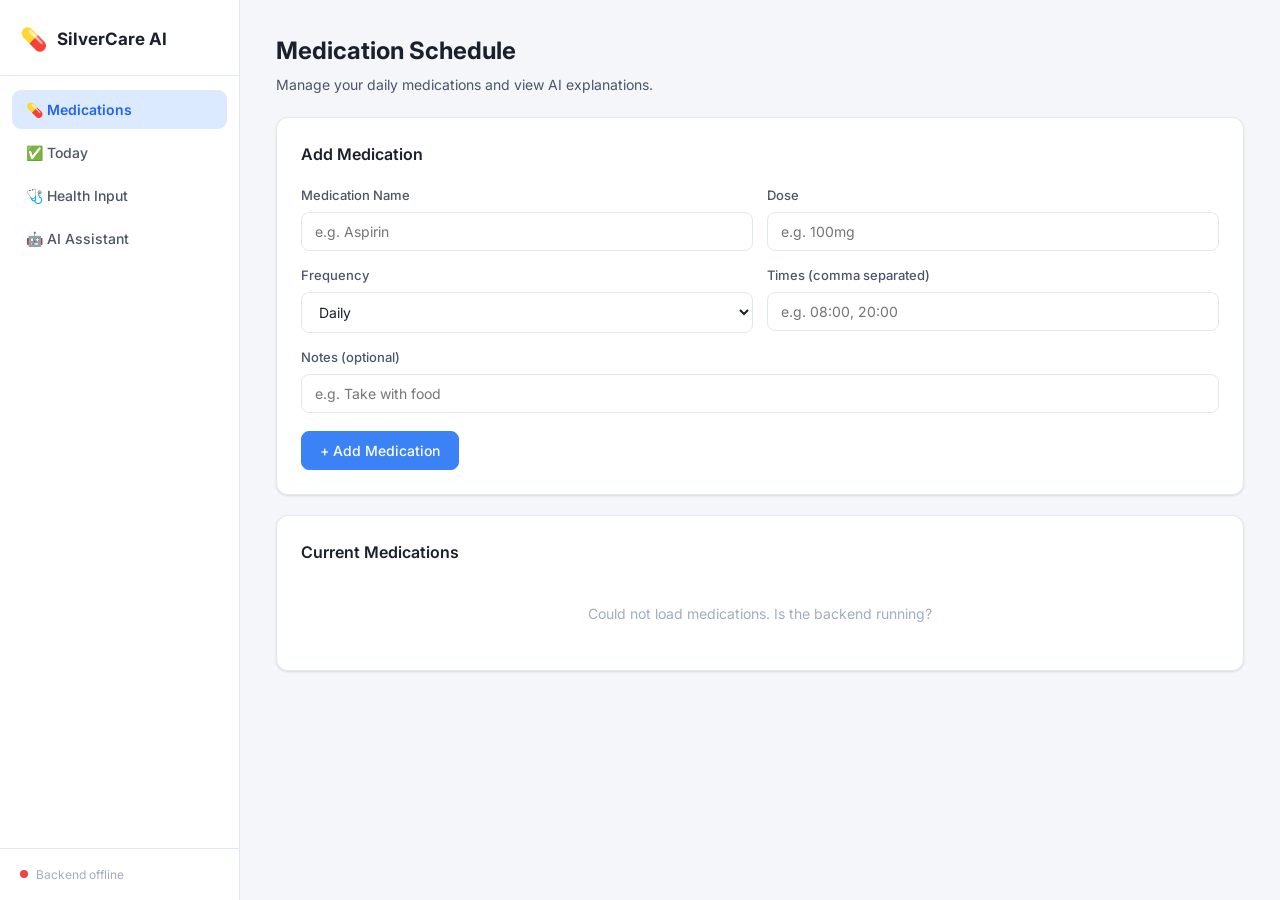
<file: frontend/index.html>
<!DOCTYPE html>
<html lang="en">
<head>
  <meta charset="UTF-8" />
  <meta name="viewport" content="width=device-width, initial-scale=1.0" />
  <title>SilverCare AI</title>
  <link rel="stylesheet" href="style.css" />
  <link rel="preconnect" href="https://fonts.googleapis.com" />
  <link href="https://fonts.googleapis.com/css2?family=Inter:wght@400;500;600;700&display=swap" rel="stylesheet" />
</head>
<body>

  <!-- Sidebar -->
  <aside class="sidebar">
    <div class="sidebar-logo">
      <span class="logo-icon">💊</span>
      <span class="logo-text">SilverCare AI</span>
    </div>
    <nav class="sidebar-nav">
      <button class="nav-btn active" data-tab="medications">💊 Medications</button>
      <button class="nav-btn" data-tab="today">✅ Today</button>
      <button class="nav-btn" data-tab="health">🩺 Health Input</button>
      <button class="nav-btn" data-tab="ai">🤖 AI Assistant</button>
    </nav>
    <div class="sidebar-footer">
      <div class="status-dot"></div>
      <span id="backendStatus">Connecting...</span>
    </div>
  </aside>

  <!-- Main Content -->
  <main class="main">

    <!-- Alerts Banner -->
    <div class="alerts-banner" id="alertsBanner" style="display:none;">
      <div class="alerts-inner" id="alertsInner"></div>
      <button class="alerts-close" id="alertsClose">Dismiss</button>
    </div>

    <!-- ── Tab: Medications ── -->
    <section class="tab-content active" id="tab-medications">
      <div class="page-header">
        <h1>Medication Schedule</h1>
        <p>Manage your daily medications and view AI explanations.</p>
      </div>

      <!-- Add Medication Form -->
      <div class="card">
        <h2 class="card-title">Add Medication</h2>
        <div class="form-grid">
          <div class="form-group">
            <label>Medication Name</label>
            <input type="text" id="medName" placeholder="e.g. Aspirin" />
          </div>
          <div class="form-group">
            <label>Dose</label>
            <input type="text" id="medDose" placeholder="e.g. 100mg" />
          </div>
          <div class="form-group">
            <label>Frequency</label>
            <select id="medFrequency">
              <option value="daily">Daily</option>
              <option value="twice daily">Twice Daily</option>
              <option value="weekly">Weekly</option>
              <option value="as needed">As Needed</option>
            </select>
          </div>
          <div class="form-group">
            <label>Times (comma separated)</label>
            <input type="text" id="medTimes" placeholder="e.g. 08:00, 20:00" />
          </div>
          <div class="form-group full-width">
            <label>Notes (optional)</label>
            <input type="text" id="medNotes" placeholder="e.g. Take with food" />
          </div>
        </div>
        <button class="btn btn-primary" id="addMedBtn">+ Add Medication</button>
      </div>

      <!-- Medication List -->
      <div class="card">
        <h2 class="card-title">Current Medications</h2>
        <div id="medicationList">
          <p class="empty-msg">No medications added yet.</p>
        </div>
      </div>
    </section>

    <!-- ── Tab: Today ── -->
    <section class="tab-content" id="tab-today">
      <div class="page-header">
        <h1>Today's Medications</h1>
        <p id="todayDate"></p>
      </div>

      <div class="card">
        <h2 class="card-title">Confirm Your Doses</h2>
        <div id="todayList">
          <p class="empty-msg">No medications scheduled.</p>
        </div>
      </div>

      <div class="card">
        <h2 class="card-title">Adherence Summary</h2>
        <div class="adherence-row" id="adherenceRow">
          <div class="adherence-stat">
            <span class="stat-number green" id="takenCount">0</span>
            <span class="stat-label">Taken</span>
          </div>
          <div class="adherence-divider"></div>
          <div class="adherence-stat">
            <span class="stat-number red" id="missedCount">0</span>
            <span class="stat-label">Missed</span>
          </div>
          <div class="adherence-divider"></div>
          <div class="adherence-stat">
            <span class="stat-number blue" id="adherencePct">0%</span>
            <span class="stat-label">Adherence Rate</span>
          </div>
        </div>
      </div>
    </section>

    <!-- ── Tab: Health Input ── -->
    <section class="tab-content" id="tab-health">
      <div class="page-header">
        <h1>Daily Health Check-In</h1>
        <p>Log how you're feeling today.</p>
      </div>

      <div class="card">
        <h2 class="card-title">How are you feeling?</h2>
        <div class="form-grid">
          <div class="form-group full-width">
            <label>Mood</label>
            <div class="mood-selector">
              <button class="mood-btn" data-mood="good">😊 Good</button>
              <button class="mood-btn" data-mood="fair">😐 Fair</button>
              <button class="mood-btn" data-mood="poor">😔 Poor</button>
            </div>
            <input type="hidden" id="healthMood" value="" />
          </div>
          <div class="form-group">
            <label>Blood Pressure</label>
            <input type="text" id="healthBP" placeholder="e.g. 120/80" />
          </div>
          <div class="form-group">
            <label>Heart Rate (bpm)</label>
            <input type="number" id="healthHR" placeholder="e.g. 72" />
          </div>
          <div class="form-group full-width">
            <label>Symptoms</label>
            <input type="text" id="healthSymptoms" placeholder="e.g. mild headache, fatigue" />
          </div>
          <div class="form-group full-width">
            <label>Additional Notes</label>
            <textarea id="healthNotes" rows="3" placeholder="Anything else to note..."></textarea>
          </div>
        </div>
        <button class="btn btn-primary" id="submitHealthBtn">Submit Check-In</button>
      </div>

      <!-- Past entries -->
      <div class="card">
        <h2 class="card-title">Recent Check-Ins</h2>
        <div id="healthHistory">
          <p class="empty-msg">No check-ins recorded yet.</p>
        </div>
      </div>
    </section>

    <!-- ── Tab: AI Assistant ── -->
    <section class="tab-content" id="tab-ai">
      <div class="page-header">
        <h1>AI Health Assistant</h1>
        <p>Ask questions about your medications or health in plain language.</p>
      </div>

      <div class="card ai-card">
        <div class="ai-chat-window" id="aiChatWindow">
          <div class="ai-welcome">
            <div class="ai-avatar">🤖</div>
            <p>Hello! I'm your SilverCare AI assistant. You can ask me about your medications, what side effects to watch for, or general health questions. How can I help you today?</p>
          </div>
        </div>

        <div class="ai-suggestions">
          <button class="chip" data-q="What should I know about taking my medications?">General tips</button>
          <button class="chip" data-q="What are common side effects I should watch for?">Side effects</button>
          <button class="chip" data-q="Can you give me a summary of my health today?">Daily summary</button>
        </div>

        <div class="ai-input-row">
          <input type="text" id="aiInput" placeholder="Ask a health question..." />
          <button class="btn btn-primary" id="aiSendBtn">Send</button>
        </div>
      </div>
    </section>

  </main>

  <script src="script.js"></script>
</body>
</html>
</file>
<file: frontend/style.css>
/* ─── Reset & Base ────────────────────────────────────────────── */
*, *::before, *::after { box-sizing: border-box; margin: 0; padding: 0; }

:root {
  --bg:        #f4f6f9;
  --white:     #ffffff;
  --border:    #e2e8f0;
  --text:      #1a202c;
  --text-2:    #4a5568;
  --text-3:    #a0aec0;

  --primary:   #3b82f6;
  --primary-d: #2563eb;
  --green:     #22c55e;
  --green-s:   #dcfce7;
  --red:       #ef4444;
  --red-s:     #fee2e2;
  --amber:     #f59e0b;
  --amber-s:   #fef3c7;
  --blue-s:    #dbeafe;

  --sidebar-w: 240px;
  --radius:    12px;
  --shadow:    0 1px 3px rgba(0,0,0,0.08), 0 1px 2px rgba(0,0,0,0.04);
}

html, body { height: 100%; }

body {
  display: flex;
  font-family: 'Inter', sans-serif;
  font-size: 15px;
  color: var(--text);
  background: var(--bg);
  line-height: 1.6;
}

/* ─── Scrollbar ───────────────────────────────────────────────── */
::-webkit-scrollbar { width: 5px; }
::-webkit-scrollbar-thumb { background: var(--border); border-radius: 99px; }

/* ─── Sidebar ─────────────────────────────────────────────────── */
.sidebar {
  width: var(--sidebar-w);
  min-width: var(--sidebar-w);
  background: var(--white);
  border-right: 1px solid var(--border);
  display: flex;
  flex-direction: column;
  height: 100vh;
  position: sticky;
  top: 0;
}

.sidebar-logo {
  display: flex;
  align-items: center;
  gap: 10px;
  padding: 22px 20px 18px;
  border-bottom: 1px solid var(--border);
  font-size: 17px;
  font-weight: 700;
  color: var(--text);
}

.logo-icon { font-size: 22px; }

.sidebar-nav {
  flex: 1;
  display: flex;
  flex-direction: column;
  gap: 4px;
  padding: 14px 12px;
}

.nav-btn {
  display: flex;
  align-items: center;
  gap: 10px;
  width: 100%;
  padding: 11px 14px;
  border-radius: 9px;
  border: none;
  background: transparent;
  color: var(--text-2);
  font-family: 'Inter', sans-serif;
  font-size: 14px;
  font-weight: 500;
  cursor: pointer;
  text-align: left;
  transition: background 0.15s, color 0.15s;
}

.nav-btn:hover  { background: var(--bg); color: var(--text); }
.nav-btn.active { background: var(--blue-s); color: var(--primary-d); font-weight: 600; }

.sidebar-footer {
  padding: 16px 20px;
  border-top: 1px solid var(--border);
  display: flex;
  align-items: center;
  gap: 8px;
  font-size: 12px;
  color: var(--text-3);
}

.status-dot {
  width: 8px; height: 8px;
  border-radius: 50%;
  background: var(--text-3);
  flex-shrink: 0;
  transition: background 0.3s;
}

.status-dot.online  { background: var(--green); box-shadow: 0 0 5px rgba(34,197,94,0.5); }
.status-dot.offline { background: var(--red); }

/* ─── Main ────────────────────────────────────────────────────── */
.main {
  flex: 1;
  overflow-y: auto;
  padding: 32px 36px;
  display: flex;
  flex-direction: column;
  gap: 24px;
}

/* ─── Alerts Banner ───────────────────────────────────────────── */
.alerts-banner {
  background: var(--amber-s);
  border: 1px solid var(--amber);
  border-radius: var(--radius);
  padding: 14px 18px;
  display: flex;
  align-items: flex-start;
  justify-content: space-between;
  gap: 12px;
}

.alerts-inner { flex: 1; font-size: 14px; color: #92400e; display: flex; flex-direction: column; gap: 4px; }
.alerts-close { background: none; border: none; color: #92400e; cursor: pointer; font-size: 13px; white-space: nowrap; padding: 2px 6px; border-radius: 5px; }
.alerts-close:hover { background: rgba(0,0,0,0.07); }

/* ─── Page Header ─────────────────────────────────────────────── */
.page-header h1 { font-size: 24px; font-weight: 700; color: var(--text); margin-bottom: 4px; }
.page-header p  { color: var(--text-2); font-size: 14px; }

/* ─── Card ────────────────────────────────────────────────────── */
.card {
  background: var(--white);
  border: 1px solid var(--border);
  border-radius: var(--radius);
  padding: 24px;
  box-shadow: var(--shadow);
}

.card-title {
  font-size: 16px;
  font-weight: 600;
  color: var(--text);
  margin-bottom: 18px;
}

/* ─── Forms ───────────────────────────────────────────────────── */
.form-grid {
  display: grid;
  grid-template-columns: 1fr 1fr;
  gap: 14px;
  margin-bottom: 18px;
}

.form-group { display: flex; flex-direction: column; gap: 6px; }
.form-group.full-width { grid-column: 1 / -1; }

label { font-size: 13px; font-weight: 500; color: var(--text-2); }

input[type="text"],
input[type="number"],
select,
textarea {
  padding: 10px 13px;
  border: 1px solid var(--border);
  border-radius: 8px;
  font-family: 'Inter', sans-serif;
  font-size: 14px;
  color: var(--text);
  background: var(--white);
  outline: none;
  transition: border-color 0.15s, box-shadow 0.15s;
  width: 100%;
}

input:focus, select:focus, textarea:focus {
  border-color: var(--primary);
  box-shadow: 0 0 0 3px rgba(59,130,246,0.12);
}

textarea { resize: vertical; }

/* ─── Buttons ─────────────────────────────────────────────────── */
.btn {
  display: inline-flex;
  align-items: center;
  gap: 7px;
  padding: 10px 18px;
  border-radius: 8px;
  border: 1px solid transparent;
  font-family: 'Inter', sans-serif;
  font-size: 14px;
  font-weight: 500;
  cursor: pointer;
  transition: background 0.15s, transform 0.1s;
}

.btn:active { transform: scale(0.98); }

.btn-primary  { background: var(--primary); color: #fff; border-color: var(--primary); }
.btn-primary:hover { background: var(--primary-d); }

.btn-green    { background: var(--green-s); color: #15803d; border-color: #86efac; }
.btn-green:hover { background: #bbf7d0; }

.btn-danger   { background: var(--red-s); color: #b91c1c; border-color: #fca5a5; }
.btn-danger:hover { background: #fecaca; }

.btn-ghost    { background: var(--bg); color: var(--text-2); border-color: var(--border); }
.btn-ghost:hover { background: var(--border); }

.btn:disabled { opacity: 0.5; cursor: not-allowed; }

/* ─── Badges ──────────────────────────────────────────────────── */
.badge {
  display: inline-flex;
  align-items: center;
  padding: 4px 10px;
  border-radius: 99px;
  font-size: 12px;
  font-weight: 600;
}

.badge-green  { background: var(--green-s); color: #15803d; }
.badge-red    { background: var(--red-s);   color: #b91c1c; }
.badge-amber  { background: var(--amber-s); color: #92400e; }

/* ─── Medication List ─────────────────────────────────────────── */
.med-item {
  border: 1px solid var(--border);
  border-radius: 9px;
  padding: 14px 16px;
  margin-bottom: 10px;
  display: flex;
  align-items: flex-start;
  justify-content: space-between;
  gap: 12px;
  transition: box-shadow 0.15s;
}

.med-item:hover { box-shadow: var(--shadow); }

.med-info { flex: 1; }
.med-name { font-weight: 600; font-size: 15px; display: block; margin-bottom: 3px; }
.med-detail { font-size: 13px; color: var(--text-2); display: block; }
.med-notes  { font-size: 12px; color: var(--text-3); display: block; margin-top: 3px; font-style: italic; }

.med-actions { display: flex; gap: 8px; flex-shrink: 0; }

.med-explanation {
  margin-top: 12px;
  padding: 12px 14px;
  background: var(--blue-s);
  border-radius: 8px;
  font-size: 13px;
  color: #1e40af;
  line-height: 1.6;
  grid-column: 1 / -1;
  width: 100%;
}

/* ─── Today Confirmation ──────────────────────────────────────── */
.confirm-item {
  border: 1px solid var(--border);
  border-radius: 9px;
  padding: 14px 16px;
  margin-bottom: 10px;
  display: flex;
  align-items: center;
  justify-content: space-between;
  gap: 12px;
  transition: background 0.2s;
}

.confirm-item.taken  { background: #f0fdf4; border-color: #86efac; }
.confirm-item.missed { background: #fff1f2; border-color: #fca5a5; }

.confirm-actions { display: flex; gap: 8px; }

/* ─── Adherence ───────────────────────────────────────────────── */
.adherence-row {
  display: flex;
  align-items: center;
  gap: 0;
}

.adherence-stat {
  flex: 1;
  display: flex;
  flex-direction: column;
  align-items: center;
  gap: 4px;
  padding: 12px;
}

.adherence-divider {
  width: 1px;
  height: 50px;
  background: var(--border);
}

.stat-number {
  font-size: 32px;
  font-weight: 700;
  line-height: 1;
}

.stat-number.green { color: var(--green); }
.stat-number.red   { color: var(--red);   }
.stat-number.blue  { color: var(--primary); }

.stat-label { font-size: 12px; color: var(--text-3); text-transform: uppercase; letter-spacing: 0.05em; }

/* ─── Mood Selector ───────────────────────────────────────────── */
.mood-selector {
  display: flex;
  gap: 10px;
}

.mood-btn {
  flex: 1;
  padding: 12px;
  border: 2px solid var(--border);
  border-radius: 9px;
  background: var(--white);
  font-family: 'Inter', sans-serif;
  font-size: 14px;
  font-weight: 500;
  cursor: pointer;
  transition: all 0.15s;
  text-align: center;
}

.mood-btn:hover     { border-color: var(--primary); background: var(--blue-s); }
.mood-btn.selected  { border-color: var(--primary); background: var(--blue-s); color: var(--primary-d); }

/* ─── Health History ──────────────────────────────────────────── */
.health-entry {
  border: 1px solid var(--border);
  border-radius: 9px;
  padding: 14px 16px;
  margin-bottom: 10px;
  font-size: 14px;
}

.health-entry-date { font-weight: 600; margin-bottom: 6px; }
.health-entry-row  { display: flex; gap: 16px; flex-wrap: wrap; color: var(--text-2); font-size: 13px; }
.health-entry-row span { display: flex; align-items: center; gap: 4px; }

/* ─── AI Chat ─────────────────────────────────────────────────── */
.ai-card { display: flex; flex-direction: column; gap: 14px; }

.ai-chat-window {
  min-height: 340px;
  max-height: 440px;
  overflow-y: auto;
  border: 1px solid var(--border);
  border-radius: 9px;
  padding: 16px;
  display: flex;
  flex-direction: column;
  gap: 14px;
  background: var(--bg);
}

.ai-welcome {
  display: flex;
  gap: 12px;
  align-items: flex-start;
}

.ai-avatar {
  width: 36px; height: 36px;
  background: var(--blue-s);
  border-radius: 50%;
  display: flex;
  align-items: center;
  justify-content: center;
  font-size: 18px;
  flex-shrink: 0;
}

.ai-welcome p {
  background: var(--white);
  border: 1px solid var(--border);
  border-radius: 10px;
  padding: 12px 14px;
  font-size: 14px;
  line-height: 1.6;
  color: var(--text-2);
  flex: 1;
}

.chat-msg {
  display: flex;
  gap: 10px;
  align-items: flex-start;
  animation: fadeIn 0.2s ease;
}

.chat-msg.user  { flex-direction: row-reverse; }

.chat-bubble {
  max-width: 80%;
  padding: 11px 14px;
  border-radius: 10px;
  font-size: 14px;
  line-height: 1.6;
}

.chat-msg.user .chat-bubble  { background: var(--primary); color: #fff; border-radius: 10px 2px 10px 10px; }
.chat-msg.ai   .chat-bubble  { background: var(--white); border: 1px solid var(--border); color: var(--text); border-radius: 2px 10px 10px 10px; }

.chat-avatar {
  width: 32px; height: 32px;
  border-radius: 50%;
  display: flex;
  align-items: center;
  justify-content: center;
  font-size: 15px;
  flex-shrink: 0;
}

.chat-msg.user .chat-avatar { background: var(--primary); color: #fff; font-weight: 700; font-size: 13px; }
.chat-msg.ai   .chat-avatar { background: var(--blue-s); }

.ai-suggestions {
  display: flex;
  flex-wrap: wrap;
  gap: 8px;
}

.chip {
  padding: 7px 14px;
  background: var(--bg);
  border: 1px solid var(--border);
  border-radius: 99px;
  font-family: 'Inter', sans-serif;
  font-size: 13px;
  color: var(--text-2);
  cursor: pointer;
  transition: 0.15s;
}

.chip:hover { background: var(--blue-s); border-color: var(--primary); color: var(--primary-d); }

.ai-input-row {
  display: flex;
  gap: 10px;
}

.ai-input-row input { flex: 1; }

/* ─── Tabs ────────────────────────────────────────────────────── */
.tab-content          { display: none; flex-direction: column; gap: 20px; }
.tab-content.active   { display: flex; }

/* ─── Misc ────────────────────────────────────────────────────── */
.empty-msg { color: var(--text-3); font-size: 14px; text-align: center; padding: 20px 0; }

@keyframes fadeIn { from { opacity: 0; transform: translateY(4px); } to { opacity: 1; transform: translateY(0); } }

/* ─── Responsive ──────────────────────────────────────────────── */
@media (max-width: 700px) {
  .sidebar  { display: none; }
  .main     { padding: 20px 16px; }
  .form-grid { grid-template-columns: 1fr; }
  .form-group.full-width { grid-column: 1; }
}
</file>
